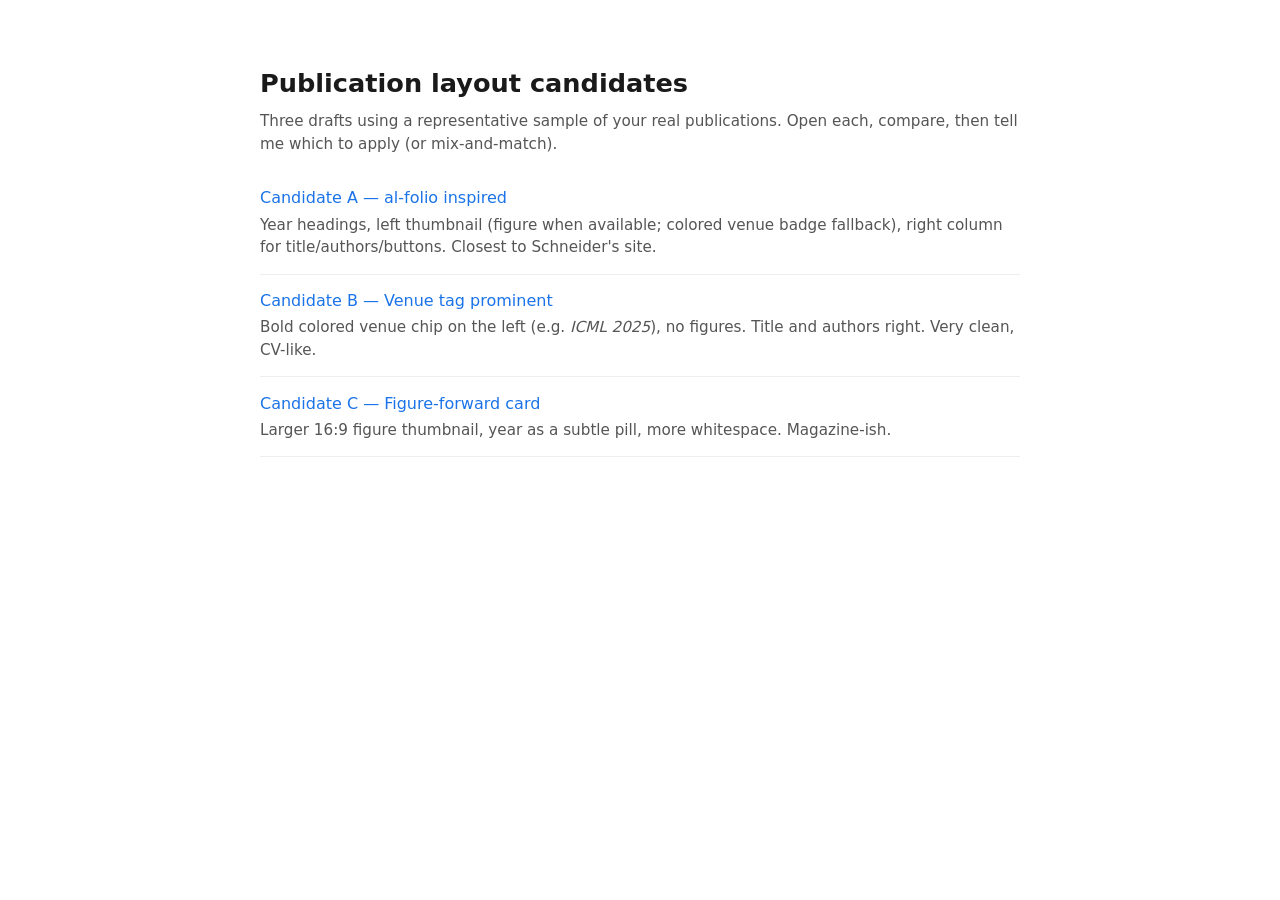
<file: static/preview/index.html>
<!doctype html>
<html lang="en">
<head>
<meta charset="utf-8" />
<title>Publication layout candidates</title>
<meta name="viewport" content="width=device-width, initial-scale=1" />
<style>
  body { font: 16px/1.5 -apple-system, BlinkMacSystemFont, "Segoe UI", system-ui, sans-serif; max-width: 760px; margin: 4rem auto; padding: 0 1.5rem; color: #1a1a1a; }
  h1 { font-size: 1.6rem; margin-bottom: 0.5rem; }
  ul { padding-left: 0; list-style: none; }
  li { padding: 0.9rem 0; border-bottom: 1px solid #eee; }
  a { color: #1a73e8; text-decoration: none; font-weight: 500; }
  a:hover { text-decoration: underline; }
  .caption { color: #555; margin-top: 0.2rem; font-size: 0.95rem; }
</style>
</head>
<body>
<h1>Publication layout candidates</h1>
<p class="caption">Three drafts using a representative sample of your real publications. Open each, compare, then tell me which to apply (or mix-and-match).</p>

<ul>
  <li>
    <a href="candidate-a.html">Candidate A — al-folio inspired</a>
    <div class="caption">Year headings, left thumbnail (figure when available; colored venue badge fallback), right column for title/authors/buttons. Closest to Schneider's site.</div>
  </li>
  <li>
    <a href="candidate-b.html">Candidate B — Venue tag prominent</a>
    <div class="caption">Bold colored venue chip on the left (e.g. <em>ICML 2025</em>), no figures. Title and authors right. Very clean, CV-like.</div>
  </li>
  <li>
    <a href="candidate-c.html">Candidate C — Figure-forward card</a>
    <div class="caption">Larger 16:9 figure thumbnail, year as a subtle pill, more whitespace. Magazine-ish.</div>
  </li>
</ul>

</body>
</html>
</file>
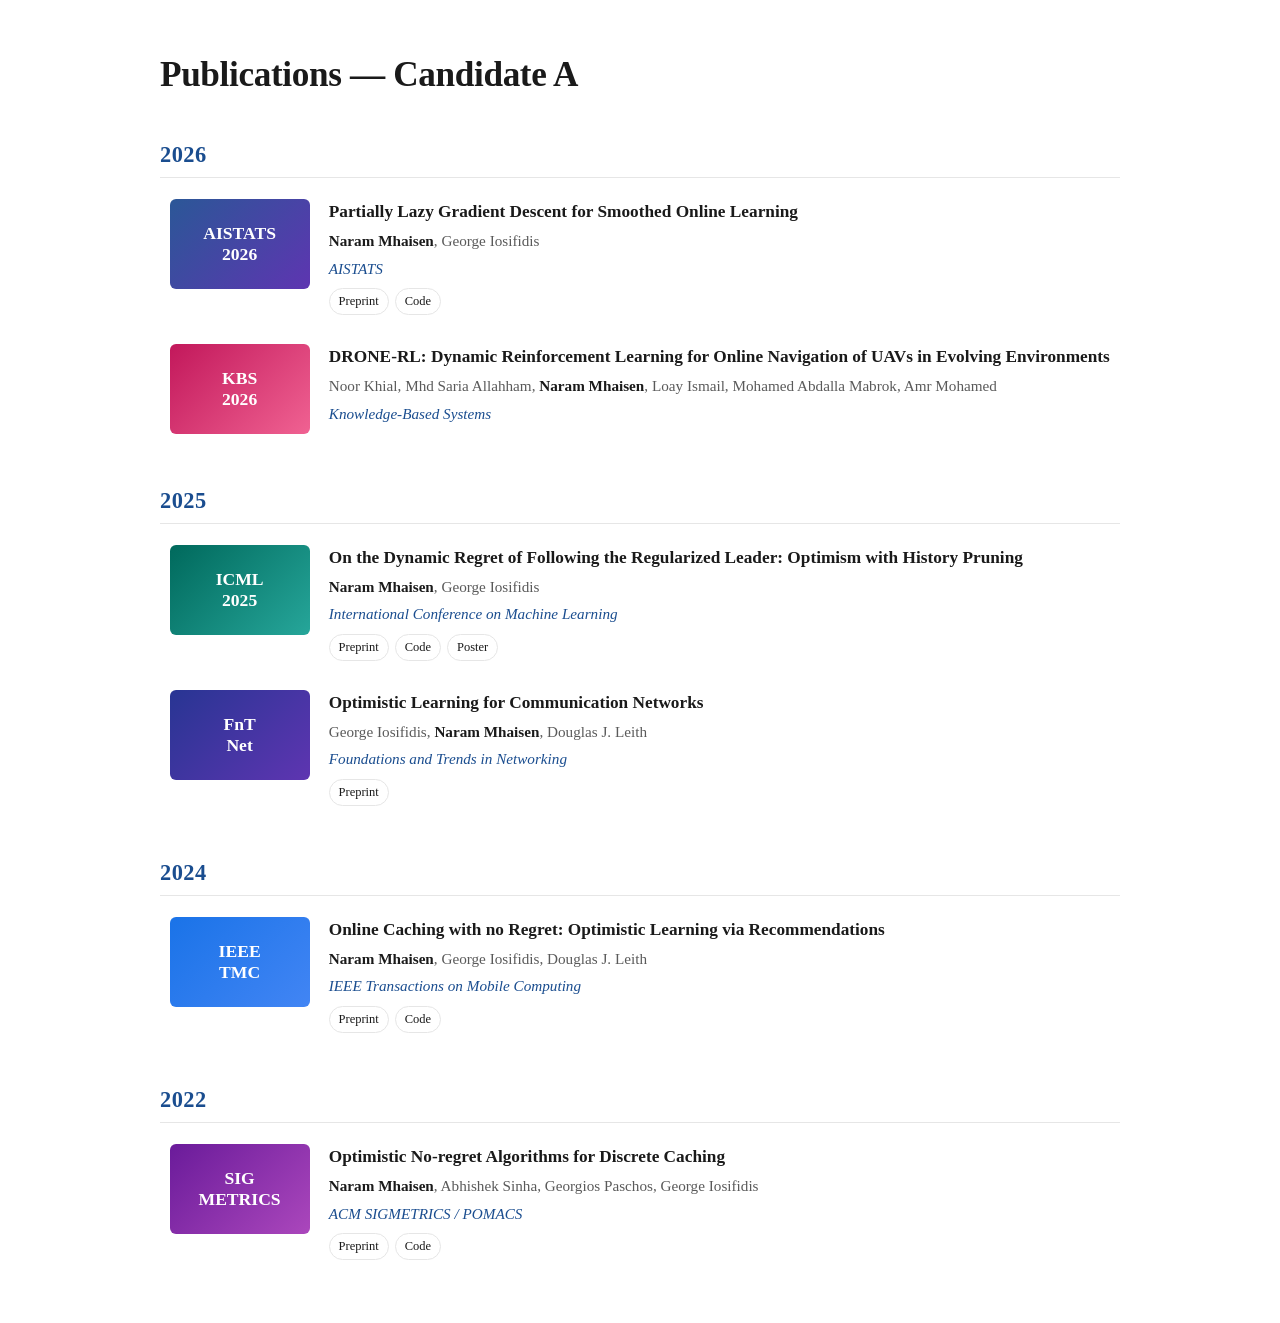
<file: static/preview/candidate-a.html>
<!doctype html>
<html lang="en">
<head>
<meta charset="utf-8" />
<title>Candidate A — al-folio inspired</title>
<meta name="viewport" content="width=device-width, initial-scale=1" />
<style>
  :root {
    --fg: #1a1a1a;
    --muted: #5a5a5a;
    --line: #e6e6e6;
    --accent: #1a4d8f;
    --bg-hover: #f6f7fa;
  }
  * { box-sizing: border-box; }
  body { font: 16px/1.55 "Source Serif 4", "Source Serif Pro", Georgia, serif; max-width: 1024px; margin: 3rem auto; padding: 0 2rem; color: var(--fg); }
  h1 { font-family: Lora, Georgia, serif; font-weight: 700; font-size: 2.2rem; margin: 0 0 2rem; letter-spacing: -0.01em; }
  h2.year { font-family: Lora, Georgia, serif; font-size: 1.4rem; font-weight: 600; color: var(--accent); margin: 2.2rem 0 0.4rem; padding-bottom: 0.3rem; border-bottom: 1px solid var(--line); letter-spacing: 0.02em; }
  ol.pubs { list-style: none; padding: 0; margin: 0; }
  ol.pubs > li { display: grid; grid-template-columns: 140px 1fr; gap: 1.2rem; padding: 0.9rem 0.6rem; border-radius: 8px; align-items: start; transition: background 0.15s ease; }
  ol.pubs > li:hover { background: var(--bg-hover); }
  .thumb { width: 140px; height: 90px; border-radius: 6px; overflow: hidden; display: flex; align-items: center; justify-content: center; font-family: Lora, Georgia, serif; font-weight: 700; color: #fff; font-size: 1.1rem; text-align: center; padding: 0.3rem; line-height: 1.2; }
  .body .title { font-family: Lora, Georgia, serif; font-weight: 600; font-size: 1.08rem; margin: 0 0 0.2rem; color: var(--fg); }
  .body .authors { color: var(--muted); font-size: 0.95rem; margin: 0 0 0.25rem; }
  .body .authors b { color: var(--fg); }
  .body .venue { font-style: italic; font-size: 0.95rem; color: var(--accent); margin: 0 0 0.5rem; }
  .links { display: flex; gap: 0.4rem; flex-wrap: wrap; }
  .links a { font-size: 0.78rem; padding: 0.18rem 0.55rem; border: 1px solid var(--line); border-radius: 999px; color: var(--fg); text-decoration: none; background: #fff; transition: all 0.15s ease; }
  .links a:hover { border-color: var(--accent); color: var(--accent); }
</style>
</head>
<body>

<h1>Publications — Candidate A</h1>

<h2 class="year">2026</h2>
<ol class="pubs">
  <li>
    <div class="thumb" style="background: linear-gradient(135deg, #2b5797, #5e35b1);">AISTATS<br>2026</div>
    <div class="body">
      <p class="title">Partially Lazy Gradient Descent for Smoothed Online Learning</p>
      <p class="authors"><b>Naram Mhaisen</b>, George Iosifidis</p>
      <p class="venue">AISTATS</p>
      <div class="links"><a href="#">Preprint</a><a href="#">Code</a></div>
    </div>
  </li>
  <li>
    <div class="thumb" style="background: linear-gradient(135deg, #c2185b, #f06292);">KBS<br>2026</div>
    <div class="body">
      <p class="title">DRONE-RL: Dynamic Reinforcement Learning for Online Navigation of UAVs in Evolving Environments</p>
      <p class="authors">Noor Khial, Mhd Saria Allahham, <b>Naram Mhaisen</b>, Loay Ismail, Mohamed Abdalla Mabrok, Amr Mohamed</p>
      <p class="venue">Knowledge-Based Systems</p>
      <div class="links"></div>
    </div>
  </li>
</ol>

<h2 class="year">2025</h2>
<ol class="pubs">
  <li>
    <div class="thumb" style="background: linear-gradient(135deg, #00695c, #26a69a);">ICML<br>2025</div>
    <div class="body">
      <p class="title">On the Dynamic Regret of Following the Regularized Leader: Optimism with History Pruning</p>
      <p class="authors"><b>Naram Mhaisen</b>, George Iosifidis</p>
      <p class="venue">International Conference on Machine Learning</p>
      <div class="links"><a href="#">Preprint</a><a href="#">Code</a><a href="#">Poster</a></div>
    </div>
  </li>
  <li>
    <div class="thumb" style="background: linear-gradient(135deg, #283593, #5e35b1);">FnT<br>Net</div>
    <div class="body">
      <p class="title">Optimistic Learning for Communication Networks</p>
      <p class="authors">George Iosifidis, <b>Naram Mhaisen</b>, Douglas J. Leith</p>
      <p class="venue">Foundations and Trends in Networking</p>
      <div class="links"><a href="#">Preprint</a></div>
    </div>
  </li>
</ol>

<h2 class="year">2024</h2>
<ol class="pubs">
  <li>
    <div class="thumb" style="background: linear-gradient(135deg, #1a73e8, #4285f4);">IEEE<br>TMC</div>
    <div class="body">
      <p class="title">Online Caching with no Regret: Optimistic Learning via Recommendations</p>
      <p class="authors"><b>Naram Mhaisen</b>, George Iosifidis, Douglas J. Leith</p>
      <p class="venue">IEEE Transactions on Mobile Computing</p>
      <div class="links"><a href="#">Preprint</a><a href="#">Code</a></div>
    </div>
  </li>
</ol>

<h2 class="year">2022</h2>
<ol class="pubs">
  <li>
    <div class="thumb" style="background: linear-gradient(135deg, #6a1b9a, #ab47bc);">SIG<br>METRICS</div>
    <div class="body">
      <p class="title">Optimistic No-regret Algorithms for Discrete Caching</p>
      <p class="authors"><b>Naram Mhaisen</b>, Abhishek Sinha, Georgios Paschos, George Iosifidis</p>
      <p class="venue">ACM SIGMETRICS / POMACS</p>
      <div class="links"><a href="#">Preprint</a><a href="#">Code</a></div>
    </div>
  </li>
</ol>

</body>
</html>
</file>
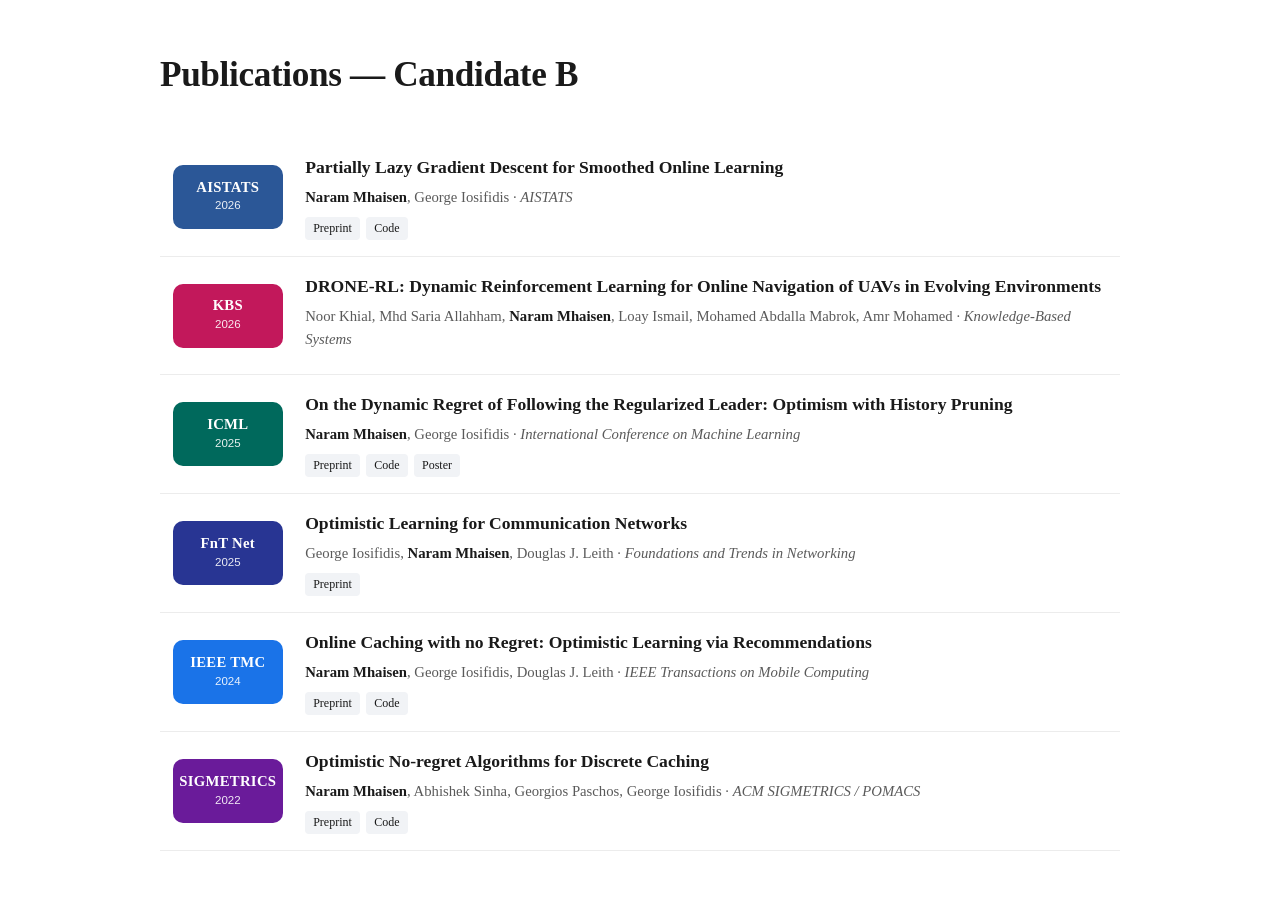
<file: static/preview/candidate-b.html>
<!doctype html>
<html lang="en">
<head>
<meta charset="utf-8" />
<title>Candidate B — Venue tag prominent</title>
<meta name="viewport" content="width=device-width, initial-scale=1" />
<style>
  :root {
    --fg: #1a1a1a;
    --muted: #5a5a5a;
    --line: #ececec;
    --accent: #1a4d8f;
    --bg-hover: #f8f9fb;
  }
  * { box-sizing: border-box; }
  body { font: 16px/1.55 "Source Serif 4", "Source Serif Pro", Georgia, serif; max-width: 1024px; margin: 3rem auto; padding: 0 2rem; color: var(--fg); }
  h1 { font-family: Lora, Georgia, serif; font-weight: 700; font-size: 2.2rem; margin: 0 0 2.2rem; letter-spacing: -0.01em; }
  ol.pubs { list-style: none; padding: 0; margin: 0; }
  ol.pubs > li { display: grid; grid-template-columns: 110px 1fr; gap: 1.4rem; align-items: center; padding: 1rem 0.8rem; border-bottom: 1px solid var(--line); transition: background 0.15s ease; }
  ol.pubs > li:hover { background: var(--bg-hover); }
  .badge { display: flex; flex-direction: column; align-items: center; justify-content: center; height: 64px; border-radius: 10px; color: #fff; padding: 0.3rem 0.4rem; text-align: center; }
  .badge .name { font-family: Lora, Georgia, serif; font-weight: 700; font-size: 0.92rem; line-height: 1.1; letter-spacing: 0.02em; }
  .badge .year { font-size: 0.72rem; opacity: 0.9; margin-top: 0.15rem; font-family: -apple-system, sans-serif; }
  .body .title { font-family: Lora, Georgia, serif; font-weight: 600; font-size: 1.1rem; margin: 0 0 0.3rem; color: var(--fg); }
  .body .meta { color: var(--muted); font-size: 0.92rem; margin: 0 0 0.5rem; }
  .body .meta b { color: var(--fg); }
  .body .meta .venue { font-style: italic; }
  .links { display: flex; gap: 0.4rem; flex-wrap: wrap; }
  .links a { font-size: 0.75rem; padding: 0.14rem 0.5rem; border-radius: 4px; background: #f1f3f6; color: var(--fg); text-decoration: none; transition: background 0.15s ease; }
  .links a:hover { background: var(--accent); color: #fff; }
</style>
</head>
<body>

<h1>Publications — Candidate B</h1>

<ol class="pubs">
  <li>
    <div class="badge" style="background:#2b5797;"><span class="name">AISTATS</span><span class="year">2026</span></div>
    <div class="body">
      <p class="title">Partially Lazy Gradient Descent for Smoothed Online Learning</p>
      <p class="meta"><b>Naram Mhaisen</b>, George Iosifidis · <span class="venue">AISTATS</span></p>
      <div class="links"><a href="#">Preprint</a><a href="#">Code</a></div>
    </div>
  </li>
  <li>
    <div class="badge" style="background:#c2185b;"><span class="name">KBS</span><span class="year">2026</span></div>
    <div class="body">
      <p class="title">DRONE-RL: Dynamic Reinforcement Learning for Online Navigation of UAVs in Evolving Environments</p>
      <p class="meta">Noor Khial, Mhd Saria Allahham, <b>Naram Mhaisen</b>, Loay Ismail, Mohamed Abdalla Mabrok, Amr Mohamed · <span class="venue">Knowledge-Based Systems</span></p>
      <div class="links"></div>
    </div>
  </li>
  <li>
    <div class="badge" style="background:#00695c;"><span class="name">ICML</span><span class="year">2025</span></div>
    <div class="body">
      <p class="title">On the Dynamic Regret of Following the Regularized Leader: Optimism with History Pruning</p>
      <p class="meta"><b>Naram Mhaisen</b>, George Iosifidis · <span class="venue">International Conference on Machine Learning</span></p>
      <div class="links"><a href="#">Preprint</a><a href="#">Code</a><a href="#">Poster</a></div>
    </div>
  </li>
  <li>
    <div class="badge" style="background:#283593;"><span class="name">FnT Net</span><span class="year">2025</span></div>
    <div class="body">
      <p class="title">Optimistic Learning for Communication Networks</p>
      <p class="meta">George Iosifidis, <b>Naram Mhaisen</b>, Douglas J. Leith · <span class="venue">Foundations and Trends in Networking</span></p>
      <div class="links"><a href="#">Preprint</a></div>
    </div>
  </li>
  <li>
    <div class="badge" style="background:#1a73e8;"><span class="name">IEEE TMC</span><span class="year">2024</span></div>
    <div class="body">
      <p class="title">Online Caching with no Regret: Optimistic Learning via Recommendations</p>
      <p class="meta"><b>Naram Mhaisen</b>, George Iosifidis, Douglas J. Leith · <span class="venue">IEEE Transactions on Mobile Computing</span></p>
      <div class="links"><a href="#">Preprint</a><a href="#">Code</a></div>
    </div>
  </li>
  <li>
    <div class="badge" style="background:#6a1b9a;"><span class="name">SIG&shy;METRICS</span><span class="year">2022</span></div>
    <div class="body">
      <p class="title">Optimistic No-regret Algorithms for Discrete Caching</p>
      <p class="meta"><b>Naram Mhaisen</b>, Abhishek Sinha, Georgios Paschos, George Iosifidis · <span class="venue">ACM SIGMETRICS / POMACS</span></p>
      <div class="links"><a href="#">Preprint</a><a href="#">Code</a></div>
    </div>
  </li>
</ol>

</body>
</html>
</file>
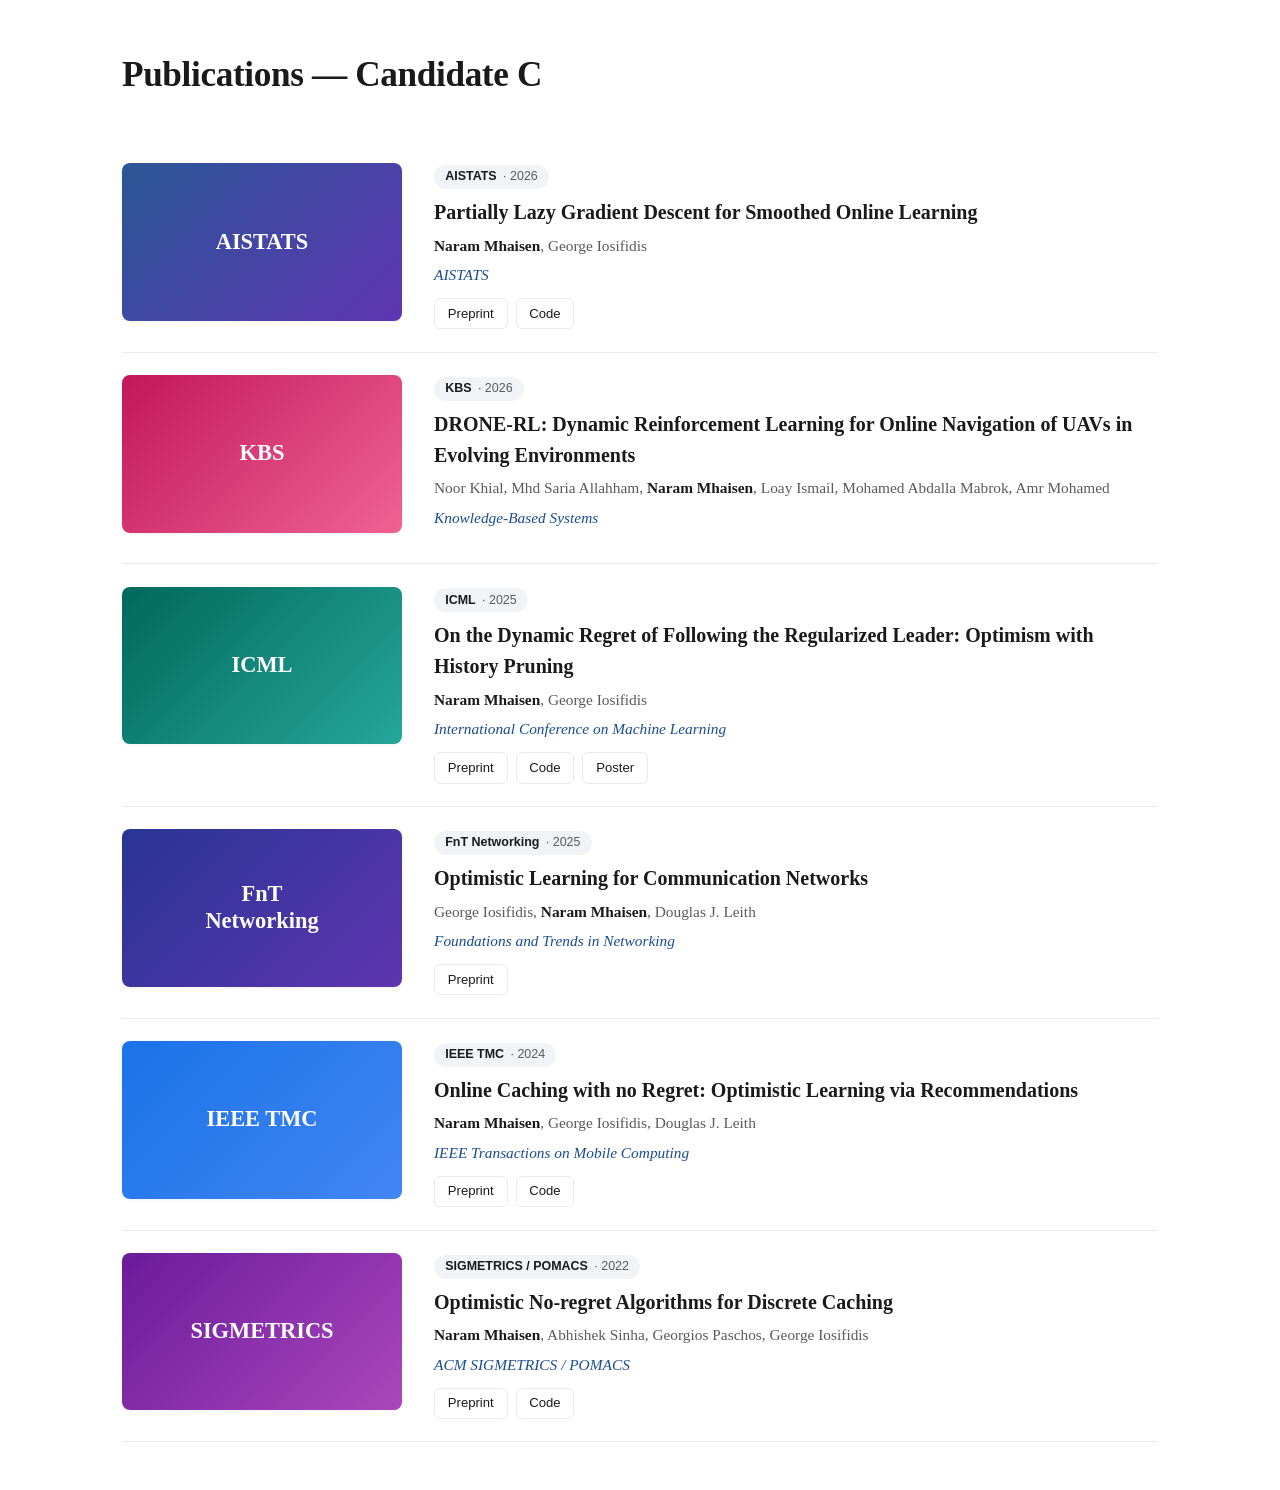
<file: static/preview/candidate-c.html>
<!doctype html>
<html lang="en">
<head>
<meta charset="utf-8" />
<title>Candidate C — Figure-forward card</title>
<meta name="viewport" content="width=device-width, initial-scale=1" />
<style>
  :root {
    --fg: #1a1a1a;
    --muted: #5a5a5a;
    --line: #eaeaea;
    --accent: #1a4d8f;
    --bg-hover: #fafbfc;
    --pill: #f1f3f6;
  }
  * { box-sizing: border-box; }
  body { font: 16px/1.55 "Source Serif 4", "Source Serif Pro", Georgia, serif; max-width: 1100px; margin: 3rem auto; padding: 0 2rem; color: var(--fg); }
  h1 { font-family: Lora, Georgia, serif; font-weight: 700; font-size: 2.2rem; margin: 0 0 2.4rem; letter-spacing: -0.01em; }
  ol.pubs { list-style: none; padding: 0; margin: 0; }
  ol.pubs > li { display: grid; grid-template-columns: 280px 1fr; gap: 2rem; padding: 1.4rem 0; border-bottom: 1px solid var(--line); align-items: start; }
  .thumb { width: 100%; aspect-ratio: 16/9; border-radius: 8px; overflow: hidden; display: flex; align-items: center; justify-content: center; color: #fff; font-family: Lora, Georgia, serif; font-weight: 700; font-size: 1.4rem; text-align: center; padding: 0.5rem; line-height: 1.2; box-shadow: 0 1px 3px rgba(0,0,0,0.06); }
  .pill { display: inline-flex; align-items: center; gap: 0.4rem; background: var(--pill); border-radius: 999px; padding: 0.15rem 0.7rem; font-size: 0.78rem; color: var(--muted); font-family: -apple-system, sans-serif; }
  .pill b { color: var(--fg); }
  .title { font-family: Lora, Georgia, serif; font-weight: 600; font-size: 1.25rem; margin: 0.5rem 0 0.35rem; color: var(--fg); }
  .authors { color: var(--muted); font-size: 0.96rem; margin: 0 0 0.35rem; }
  .authors b { color: var(--fg); }
  .venue { font-style: italic; color: var(--accent); margin: 0 0 0.7rem; font-size: 0.96rem; }
  .links { display: flex; gap: 0.5rem; flex-wrap: wrap; }
  .links a { font-size: 0.82rem; padding: 0.28rem 0.8rem; border-radius: 6px; background: #fff; border: 1px solid var(--line); color: var(--fg); text-decoration: none; font-family: -apple-system, sans-serif; transition: all 0.15s ease; }
  .links a:hover { background: var(--accent); border-color: var(--accent); color: #fff; }
</style>
</head>
<body>

<h1>Publications — Candidate C</h1>

<ol class="pubs">
  <li>
    <div class="thumb" style="background: linear-gradient(135deg, #2b5797, #5e35b1);">AISTATS</div>
    <div class="body">
      <span class="pill"><b>AISTATS</b> · 2026</span>
      <p class="title">Partially Lazy Gradient Descent for Smoothed Online Learning</p>
      <p class="authors"><b>Naram Mhaisen</b>, George Iosifidis</p>
      <p class="venue">AISTATS</p>
      <div class="links"><a href="#">Preprint</a><a href="#">Code</a></div>
    </div>
  </li>
  <li>
    <div class="thumb" style="background: linear-gradient(135deg, #c2185b, #f06292);">KBS</div>
    <div class="body">
      <span class="pill"><b>KBS</b> · 2026</span>
      <p class="title">DRONE-RL: Dynamic Reinforcement Learning for Online Navigation of UAVs in Evolving Environments</p>
      <p class="authors">Noor Khial, Mhd Saria Allahham, <b>Naram Mhaisen</b>, Loay Ismail, Mohamed Abdalla Mabrok, Amr Mohamed</p>
      <p class="venue">Knowledge-Based Systems</p>
      <div class="links"></div>
    </div>
  </li>
  <li>
    <div class="thumb" style="background: linear-gradient(135deg, #00695c, #26a69a);">ICML</div>
    <div class="body">
      <span class="pill"><b>ICML</b> · 2025</span>
      <p class="title">On the Dynamic Regret of Following the Regularized Leader: Optimism with History Pruning</p>
      <p class="authors"><b>Naram Mhaisen</b>, George Iosifidis</p>
      <p class="venue">International Conference on Machine Learning</p>
      <div class="links"><a href="#">Preprint</a><a href="#">Code</a><a href="#">Poster</a></div>
    </div>
  </li>
  <li>
    <div class="thumb" style="background: linear-gradient(135deg, #283593, #5e35b1);">FnT<br>Networking</div>
    <div class="body">
      <span class="pill"><b>FnT Networking</b> · 2025</span>
      <p class="title">Optimistic Learning for Communication Networks</p>
      <p class="authors">George Iosifidis, <b>Naram Mhaisen</b>, Douglas J. Leith</p>
      <p class="venue">Foundations and Trends in Networking</p>
      <div class="links"><a href="#">Preprint</a></div>
    </div>
  </li>
  <li>
    <div class="thumb" style="background: linear-gradient(135deg, #1a73e8, #4285f4);">IEEE&nbsp;TMC</div>
    <div class="body">
      <span class="pill"><b>IEEE TMC</b> · 2024</span>
      <p class="title">Online Caching with no Regret: Optimistic Learning via Recommendations</p>
      <p class="authors"><b>Naram Mhaisen</b>, George Iosifidis, Douglas J. Leith</p>
      <p class="venue">IEEE Transactions on Mobile Computing</p>
      <div class="links"><a href="#">Preprint</a><a href="#">Code</a></div>
    </div>
  </li>
  <li>
    <div class="thumb" style="background: linear-gradient(135deg, #6a1b9a, #ab47bc);">SIGMETRICS</div>
    <div class="body">
      <span class="pill"><b>SIGMETRICS / POMACS</b> · 2022</span>
      <p class="title">Optimistic No-regret Algorithms for Discrete Caching</p>
      <p class="authors"><b>Naram Mhaisen</b>, Abhishek Sinha, Georgios Paschos, George Iosifidis</p>
      <p class="venue">ACM SIGMETRICS / POMACS</p>
      <div class="links"><a href="#">Preprint</a><a href="#">Code</a></div>
    </div>
  </li>
</ol>

</body>
</html>
</file>
